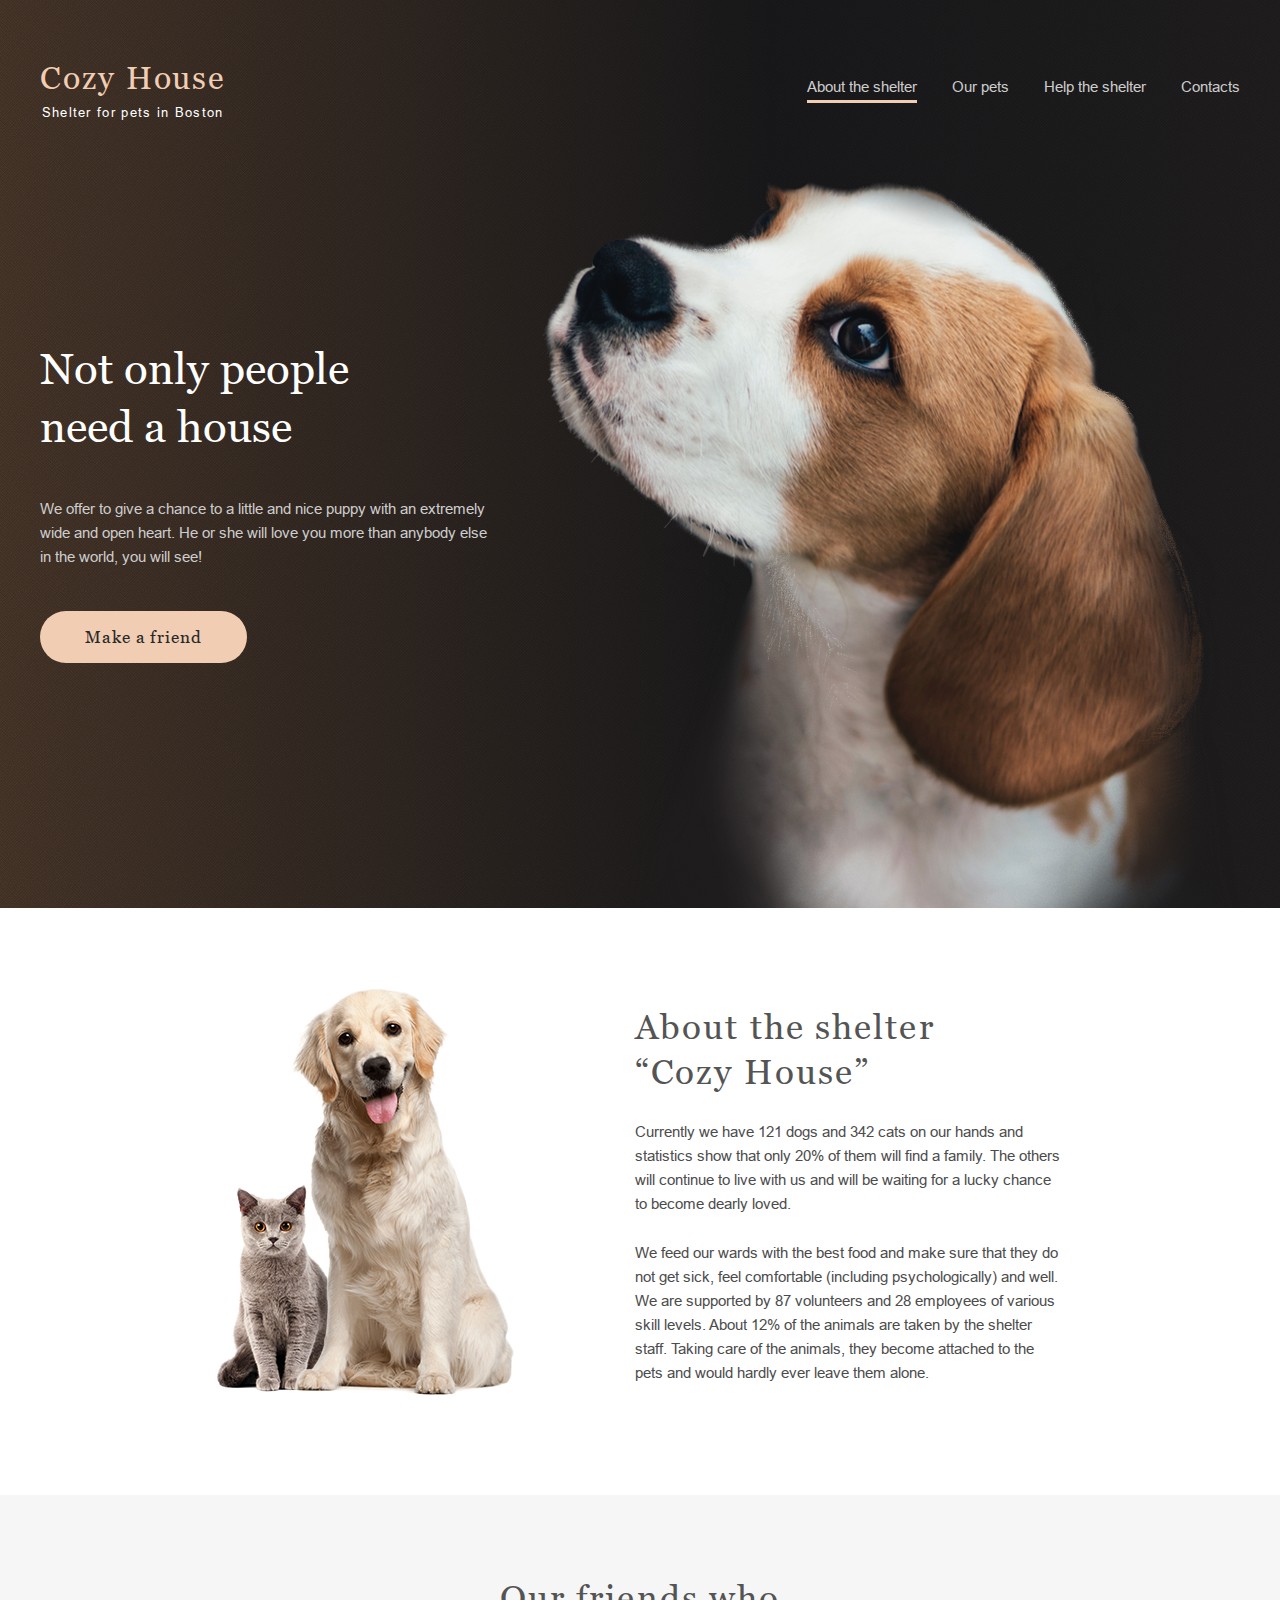
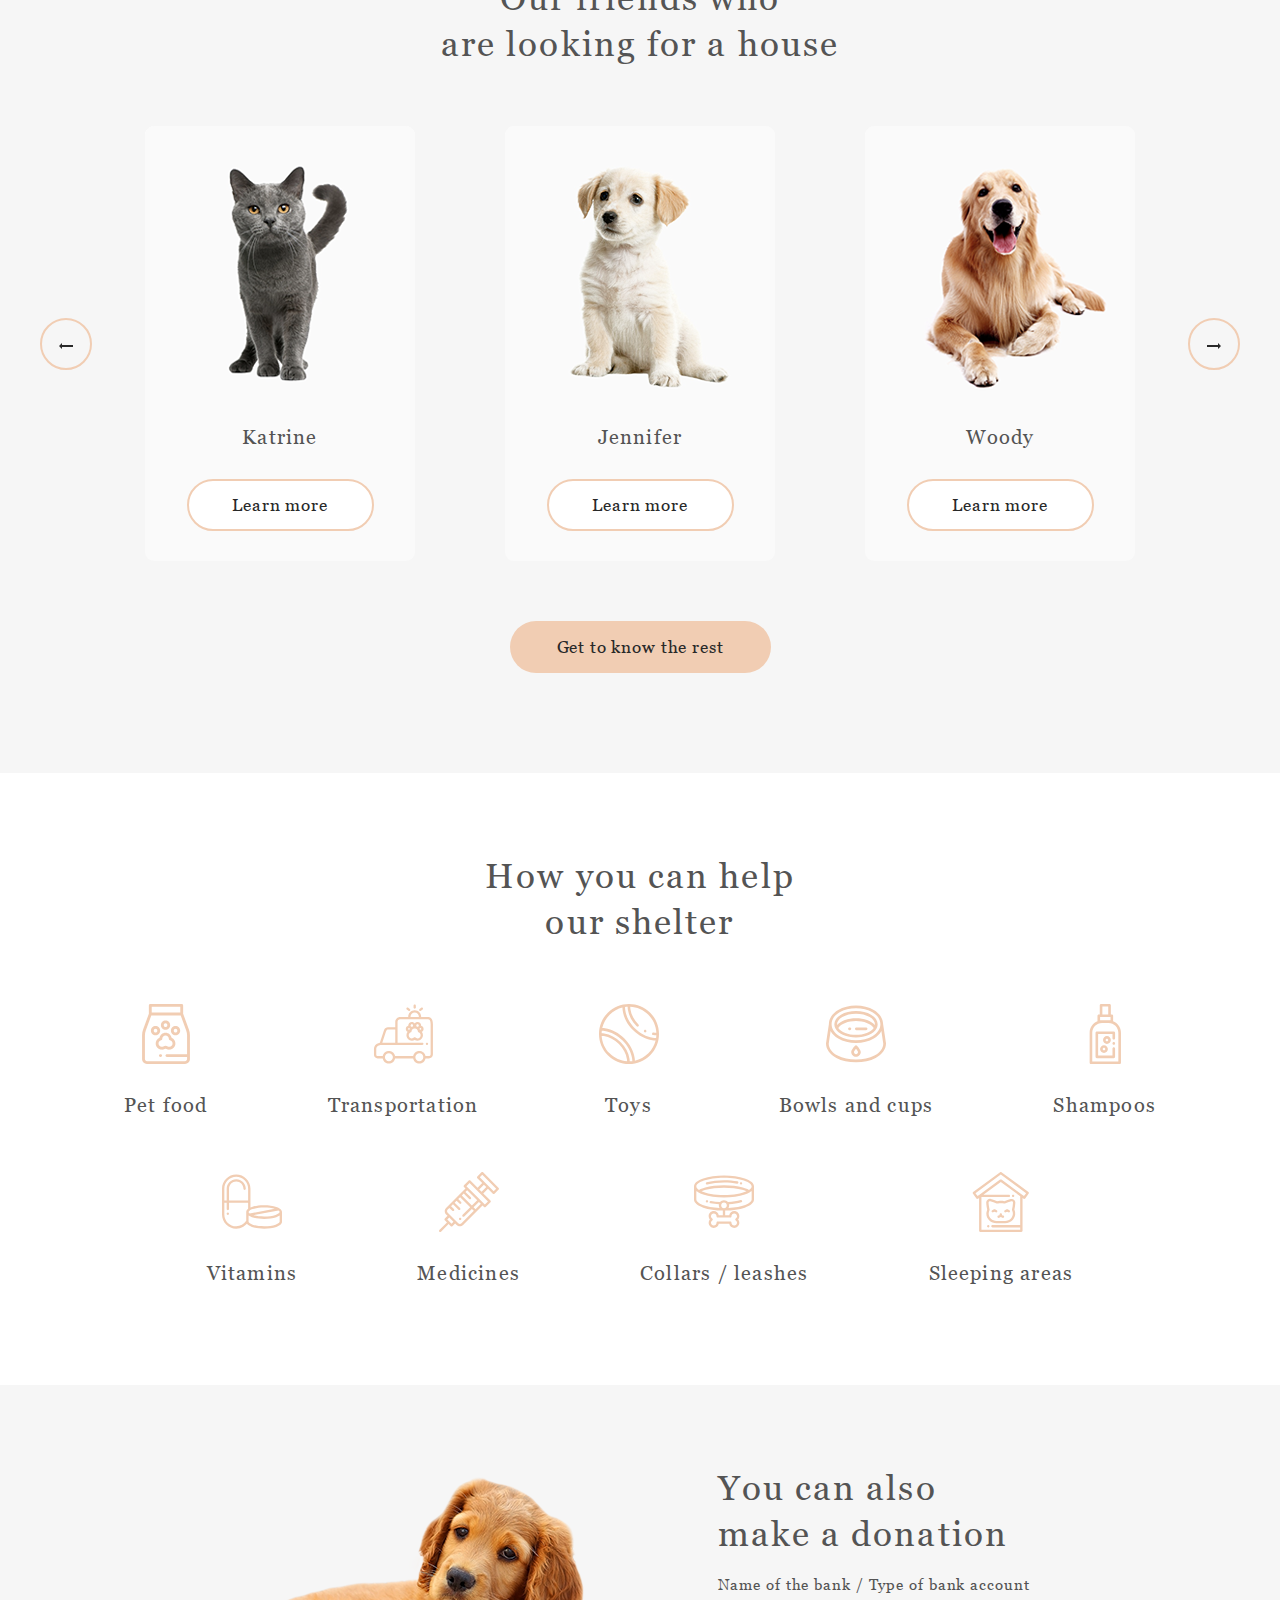
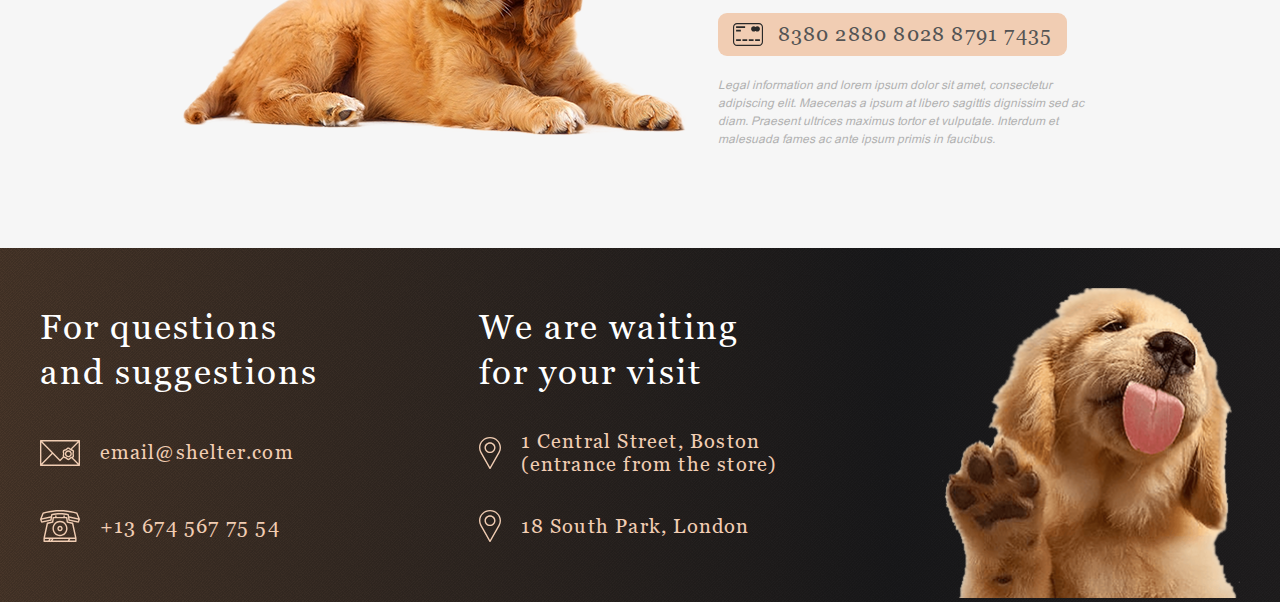
<file: shelter/pages/main/index.html>
<!DOCTYPE html>
<html lang="en">
<head>
    <meta charset="UTF-8">
    <meta http-equiv="X-UA-Compatible" content="IE=edge">
    <meta name="viewport" content="width=device-width, initial-scale=1.0">
    <title>Shelter Cozy House</title>
    <link rel="stylesheet" type="text/css" href="normalize.css">
    <link rel="stylesheet" type="text/css" href="style.css">

  
    <meta name="description" content="Shelter for pets in Boston">
    <meta name="keywords" content="pets, cats, dogs, shelter, adopt a pet, charity">
</head>
<body>
    <div class="start-screen-wrapper">
        <header class="header wrapper">
            <div class="header__logo">
                <h1 class="logo-title"><a href="index.html">Cozy House</a></h1>
                <a href="index.html" class="logo-subtitle">Shelter for pets in Boston<a>
            </div>
            <button class="burger-button">
                <img src="../../assets/icons/burger_button.svg" alt="menu" width="30px">
            </button>

            <nav class="navigation-panel">
                <div class="header__logo burger-logo">
                    <h1 class="logo-title">Cozy House</a></h1>
                    <div class="logo-subtitle">Shelter for pets in Boston</div>
                </div>

                <ul class="main-nav">
                    <li><a href="#" class="nav-link font-link link_active">About the shelter</a></li>
                    <li><a href="../pets/index.html" class="nav-link font-link">Our pets</a></li>
                    <li><a href="#help" class="nav-link font-link">Help the shelter</a></li>
                    <li><a href="#contacts" class="nav-link font-link">Contacts</a></li>
                </ul>
            </nav>
        </header>
        
        <section class="wrapper start-screen">
            <div class="start-screen__content">
                <h2 class="start-screen-title">Not only people need&nbsp;a&nbsp;house</h2>
                <p class="font-text">We offer to give a chance to a little and nice puppy with an extremely wide and open heart. He or she will love you more than anybody else in the world, you will see!</p>
                <button class="btn make-friend-btn"><a class="btn-link" href="#our_pets">Make a friend</a></button>
            </div>
            <div class="start-screen__image">
                <img src="../../assets/images/start_screen_puppy.png" alt="cute puppy">
            </div>
        </section>
    </div>
    <main>
        <section class="about">
            <div class="about-image">
                <img src="../../assets/images/about_pets.png" alt="cat and dog sitting next to each other" width="300px" height="408px">
            </div>
            <div class="about-content">
                <h3 class="about__header font-title">About the shelter <br>“Cozy House”</h3>
                <p class="font-text">Currently we have 121 dogs and 342 cats on our hands and statistics show that only 20% of them will find a family. The others will continue to live with us and will be waiting for a lucky chance to become dearly loved.</p>
                <p class="font-text">We feed our wards with the best food and make sure that they do not get sick, feel comfortable (including psychologically) and well. We are supported by 87 volunteers and 28 employees of various skill levels. About 12% of the animals are taken by the shelter staff. Taking care of the animals, they become attached to the pets and would hardly ever leave them alone.</p>
            </div>
        </section>

        <section class="pets" id="our_pets">
            <div class="wrapper">
                <h3 class="font-title">Our friends who are&nbsp;looking for&nbsp;a&nbsp;house</h3>
                    <div class="pets-slider">
                        <button id="btn-left" class="arrow-btn arrow-back">
                            <svg width="14" height="6" viewBox="0 0 14 6" fill="none" xmlns="http://www.w3.org/2000/svg">
                                <path d="M14 2V4H3V6L0 3L3 0V2H14Z" fill="#292929"/>
                            </svg>                        
                        </button>

                        <div class="slider-container">
                            <div class="slider-track">
                                <div class="items items-left">
                                    <div class="card Sophia" data-name="Sophia">
                                        <img class="pet-photo" src="../../assets/images/sophia.jpg" alt="little Labrador puppy">
                                        <p class="font-title pet-name">Sophia</p>
                                        <button class="btn">Learn more</button>
                                    </div>
                
                                    <div class="card Timmy" data-name="Timmy">
                                        <img class="pet-photo" src="../../assets/images/timmy.png" alt="grown up Golden Retriever">
                                        <p class="font-title pet-name">Timmy</p>
                                        <button class="btn">Learn more</button>
                                    </div>
                
                                    <div class="card Charly" data-name="Charly">
                                        <img class="pet-photo" src="../../assets/images/charly.jpg" alt="grown up Golden Retriever">
                                        <p class="font-title pet-name">Charly</p>
                                        <button class="btn">Learn more</button>
                                    </div>
                                </div>
                                
                                <div class="items items-active">
                                    <div class="card Katrine" data-name="Katrine">
                                        <img class="pet-photo" src="../../assets/images/katrine.png" alt="gray Chartreux breed cat">
                                        <p class="font-title pet-name">Katrine</p>
                                        <button class="btn">Learn more</button>
                                    </div>

                                    <div class="card Jennifer"  data-name="Jennifer">
                                        <img class="pet-photo" src="../../assets/images/jennifer.png" alt="little Labrador puppy">
                                        <p class="font-title pet-name">Jennifer</p>
                                        <button class="btn">Learn more</button>
                                    </div>

                                    <div class="card Woody" data-name="Woody">
                                        <img class="pet-photo" src="../../assets/images/woody.png" alt="grown up Golden Retriever">
                                        <p class="font-title pet-name">Woody</p>
                                        <button class="btn">Learn more</button>
                                    </div> 
                                </div>
                                <div class="items items-right">                        
                                    <div class="card Scarlett" data-name="Scarlett">
                                        <img class="pet-photo" src="../../assets/images/scarlett.png" alt="little Labrador puppy">
                                        <p class="font-title pet-name">Scarlett</p>
                                        <button class="btn">Learn more</button>
                                    </div>
                
                                    <div class="card Freddie" data-name="Freddie">
                                        <img class="pet-photo" src="../../assets/images/freddie.png" alt="grown up Golden Retriever">
                                        <p class="font-title pet-name">Freddie</p>
                                        <button class="btn">Learn more</button>
                                    </div>
                                    
                                    <div class="card Sophia" data-name="Sophia">
                                        <img class="pet-photo" src="../../assets/images/sophia.jpg" alt="little Labrador puppy">
                                        <p class="font-title pet-name">Sophia</p>
                                        <button class="btn">Learn more</button>
                                    </div>
                                </div>
                            </div>
                        </div>
                
                        <button id="btn-right" class="arrow-btn arrow-forward">
                            <svg width="14" height="6" viewBox="0 0 14 6" fill="none" xmlns="http://www.w3.org/2000/svg">
                                <path d="M0 4V2L11 2V0L14 3L11 6V4L0 4Z" fill="#292929"/>
                            </svg>
                        </button>
                    </div>
                <button class="btn open-all-btn"><a class="btn-link" href="../pets/index.html">Get to know the rest</a></button>
            </div>     
        </section>

        <section class="help wrapper" id="help">
            <h3 class="help__header font-title">How you can help our&nbsp;shelter</h3>
                <ul class="font-title help-list">
                    <li class="item">
                        <img src="../../assets/icons/pet_food.svg" width="60px" height="60px" alt="food icon">
                        <p>Pet food</p>
                    </li>
                    <li class="item">
                        <img src="../../assets/icons/transportation.svg" width="60px" height="60px" alt="car icon">
                        <p>Transportation</p>
                    </li>
                    <li class="item">
                        <img src="../../assets/icons/toys.svg" width="60px" height="60px" alt="toys icon">
                        <p>Toys</p>
                    </li>
                    <li class="item">
                        <img src="../../assets/icons/bowls_and_cups.svg" width="60px" height="60px" alt="bowl icon">
                        <p>Bowls and cups</p>
                    </li>
                    <li class="item">
                        <img src="../../assets/icons/shampoos.svg" width="60px" height="60px" alt="shampoo icon">
                        <p>Shampoos</p>
                    </li>
                    <li class="item">
                        <img src="../../assets/icons/vitamins.svg" width="60px" height="60px" alt="vitamin icon">
                        <p>Vitamins</p>
                    </li>
                    <li class="item">
                        <img src="../../assets/icons/medicines.svg" width="60px" height="60px" alt="medicine icon">
                        <p>Medicines</p>
                    </li>
                    <li class="item">
                        <img src="../../assets/icons/collars_or_leashes.svg" width="60px" height="60px" alt="collar icon">
                        <p>Collars &#47; leashes</p>
                    </li>
                    <li class="item">
                        <img src="../../assets/icons/sleeping_area.svg" width="60px" height="60px" alt="sleeping area icon">
                        <p>Sleeping areas</p>
                    </li>
                </ul>
        </section>

        <section class="donation">
            <div class="donation-inner wrapper">
                <div class="donation-image">
                    <img src="../../assets/images/donation_dog.png">
                </div>
                <div class="donation-content">
                    <h3 class="donation__header font-title">You can also make&nbsp;a&nbsp;donation</h3>
                    <p class="font-title bank-account">Name of the bank / Type of bank account</p>
                    <div class="card-number">
                        <svg width="30" height="23" viewBox="0 0 30 23" fill="none" xmlns="http://www.w3.org/2000/svg"><path d="M25.9815 23H4.01915C1.80285 23 0 21.2046 0 19.0001V3.9999C0 1.79421 1.80285 0 4.01915 0H25.9808C28.196 0 30 1.79421 30 3.9999V19.0001C30.0006 21.2052 28.1972 23 25.9815 23ZM4.01915 1.14285C2.43563 1.14285 1.14836 2.42396 1.14836 3.9999V19.0001C1.14836 20.5755 2.43563 21.8571 4.01915 21.8571H25.9808C27.5638 21.8571 28.8516 20.5755 28.8516 19.0001V3.9999C28.8516 2.42396 27.5638 1.14285 25.9808 1.14285H4.01915ZM20.7037 3.35993C22.1363 3.35993 23.2977 4.51532 23.2977 5.94153C23.2977 7.36774 22.1368 8.52376 20.7037 8.52376C19.2706 8.52376 18.1097 7.36783 18.1097 5.94153C18.1097 4.51523 19.2712 3.35993 20.7037 3.35993ZM24.3204 3.35993C25.7529 3.35993 26.9151 4.51532 26.9151 5.94153C26.9151 7.36774 25.7536 8.52376 24.3204 8.52376C22.8873 8.52376 21.7264 7.36783 21.7264 5.94153C21.7264 4.51523 22.8879 3.35993 24.3204 3.35993ZM3.0861 16.3339H7.8683V18.0481H3.0861V16.3339ZM9.43467 16.3339H14.2175V18.0481H9.43467V16.3339ZM15.782 16.3339H20.5659V18.0481H15.782V16.3339ZM22.1305 16.3339H26.9144V18.0481H22.1305V16.3339ZM3.0861 3.36046H12.1263V5.07474H3.0861V3.36046ZM3.0861 6.76208H7.86946V8.47637H3.0861V6.76208Z" fill="#292929"/></svg>  
                        <a class="card-number__link font-title" href="#">8380 2880 8028 8791 7435</a>
                    </div>
                    <p class="font-remark">Legal information and lorem ipsum dolor sit amet, consectetur adipiscing elit. Maecenas a ipsum at libero sagittis dignissim sed ac diam. Praesent ultrices maximus tortor et vulputate. Interdum et malesuada fames ac ante ipsum primis in faucibus.</p>
                </div>
            </div>
        </section>
    </main>
    <footer class="footer" id="contacts">
        <div class="wrapper footer-container">
            <div class="footer-column">
                <h3 class="font-title footer-title">For questions and suggestions</h3>
                <a class="font-title contact-item" href="mailto:email@shelter.com">
                        <img src="../../assets/icons/icon_email.svg" alt="email">
                        email@shelter.com
                </a>
                <a class="font-title contact-item" href="tel:+136745677554">
                        <img src="../../assets/icons/phone.svg" alt="phone">
                        +13 674 567 75 54
                </a>
            </div>
            <div class="footer-column">
                <h3 class="font-title footer-title">We are waiting for your&nbsp;visit</h3>
                <a class="font-title contact-item" href="https://www.google.com/maps/place/1+Centre+St,+Boston,+MA+02130,+%D0%A1%D0%A8%D0%90/@42.3227448,-71.1019048,17z/data=!3m1!4b1!4m5!3m4!1s0x89e379804904c2e1:0xf2288376436c7143!8m2!3d42.3227448!4d-71.0997161" target="_blank">
                        <img src="../../assets/icons/icon_marker.svg" alt="address">
                        1 Central Street, Boston (entrance from the store)
                </a>                  
                <a class="font-title contact-item" href="https://www.google.com/maps/place/South+Park+Court,+18+S+Park+Rd,+London+SW19+8TD,+%D0%92%D0%B5%D0%BB%D0%B8%D0%BA%D0%BE%D0%B1%D1%80%D0%B8%D1%82%D0%B0%D0%BD%D0%B8%D1%8F/@51.4202685,-0.2023686,17z/data=!3m1!4b1!4m9!1m2!2m1!1s18+South+Park,+London+!3m5!1s0x487608baa7401b31:0x18e66d9fcd2f7d77!8m2!3d51.4202685!4d-0.2001799!15sChUxOCBTb3V0aCBQYXJrLCBMb25kb26SARFjb21wb3VuZF9idWlsZGluZw" target="_blank">
                    <img src="../../assets/icons/icon_marker.svg" alt="address">
                    18 South Park, London
                </a>
            </div>
            <div class="footer-image">
                <img src="../../assets/images/footer_puppy.png" alt="puppy licking screen">
            </div>
    </div>
    </footer>

    <!-- === РOP UP LAYOUT === -->
    <div id="pet-card-popup" class="popup">
        <div class="popup__wrapper">
            <button class="popup-close" id="popup-btn">
                <span>
                    <svg width="12" height="12" viewBox="0 0 12 12" fill="none" xmlns="http://www.w3.org/2000/svg">
                    <path fill-rule="evenodd" clip-rule="evenodd" d="M7.42618 6.00003L11.7046 1.72158C12.0985 1.32775 12.0985 0.689213 11.7046 0.295433C11.3108 -0.0984027 10.6723 -0.0984027 10.2785 0.295433L5.99998 4.57394L1.72148 0.295377C1.32765 -0.098459 0.68917 -0.098459 0.295334 0.295377C-0.0984448 0.689213 -0.0984448 1.32775 0.295334 1.72153L4.57383 5.99997L0.295334 10.2785C-0.0984448 10.6723 -0.0984448 11.3108 0.295334 11.7046C0.68917 12.0985 1.32765 12.0985 1.72148 11.7046L5.99998 7.42612L10.2785 11.7046C10.6723 12.0985 11.3108 12.0985 11.7046 11.7046C12.0985 11.3108 12.0985 10.6723 11.7046 10.2785L7.42618 6.00003Z" fill="#292929"/>
                    </svg>
                </span>
            </button>
            <div class="popup__content">
                <div class="popup__content-image">
                    <img src="../../assets/images/jennifer.png" alt="pet-photo">
                </div>
                <div class="popup__content-text">
                    <div class="popup-pet-name font-popup-title">Jennifer</div>
                    <div class="popup-pet-type font-popup-subtitle">Dog - Labrador</div>
                    <div class="popup-pet-description">Jennifer is a sweet 2 months old Labrador that is
                        patiently waiting to find a new forever home. This
                        girl really enjoys being able to go outside to run
                        and play, but won't hesitate to play up a storm in
                        the house if she has all of her favorite toys.
                    </div>
                    <dl class="popup-list">
                        <div>
                            <dt class="font-popup-list_bold"><span class="list-bullet"></span>Age</dt>
                            <dd class="pet-age-parameter">2 months</dd>
                        </div>
                        <div>
                            <dt class="font-popup-list_bold"><span class="list-bullet"></span>Inoculations</dt>
                            <dd class="pet-inoculations-parameter">none</dd>
                        </div>
                        <div>
                            <dt class="font-popup-list_bold"><span class="list-bullet"></span>Diseases</dt>
                            <dd class="pet-diseases-parameter">none</dd>
                        </div>
                        <div>
                            <dt class="font-popup-list_bold"><span class="list-bullet"></span>Parasites</dt>
                            <dd class="pet-parasites-parameter">none</dd>
                        </div>
                    </dl>
                </div>
            </div>
        </div>
    </div>
    <!-- === /РOP UP LAYOUT === -->

<script type="text/javascript" src="burger.js"></script>
<script type="text/javascript" src="carousel.js"></script>
<script type="text/javascript" src="popup.js"></script> 

</body>
</html>
</file>
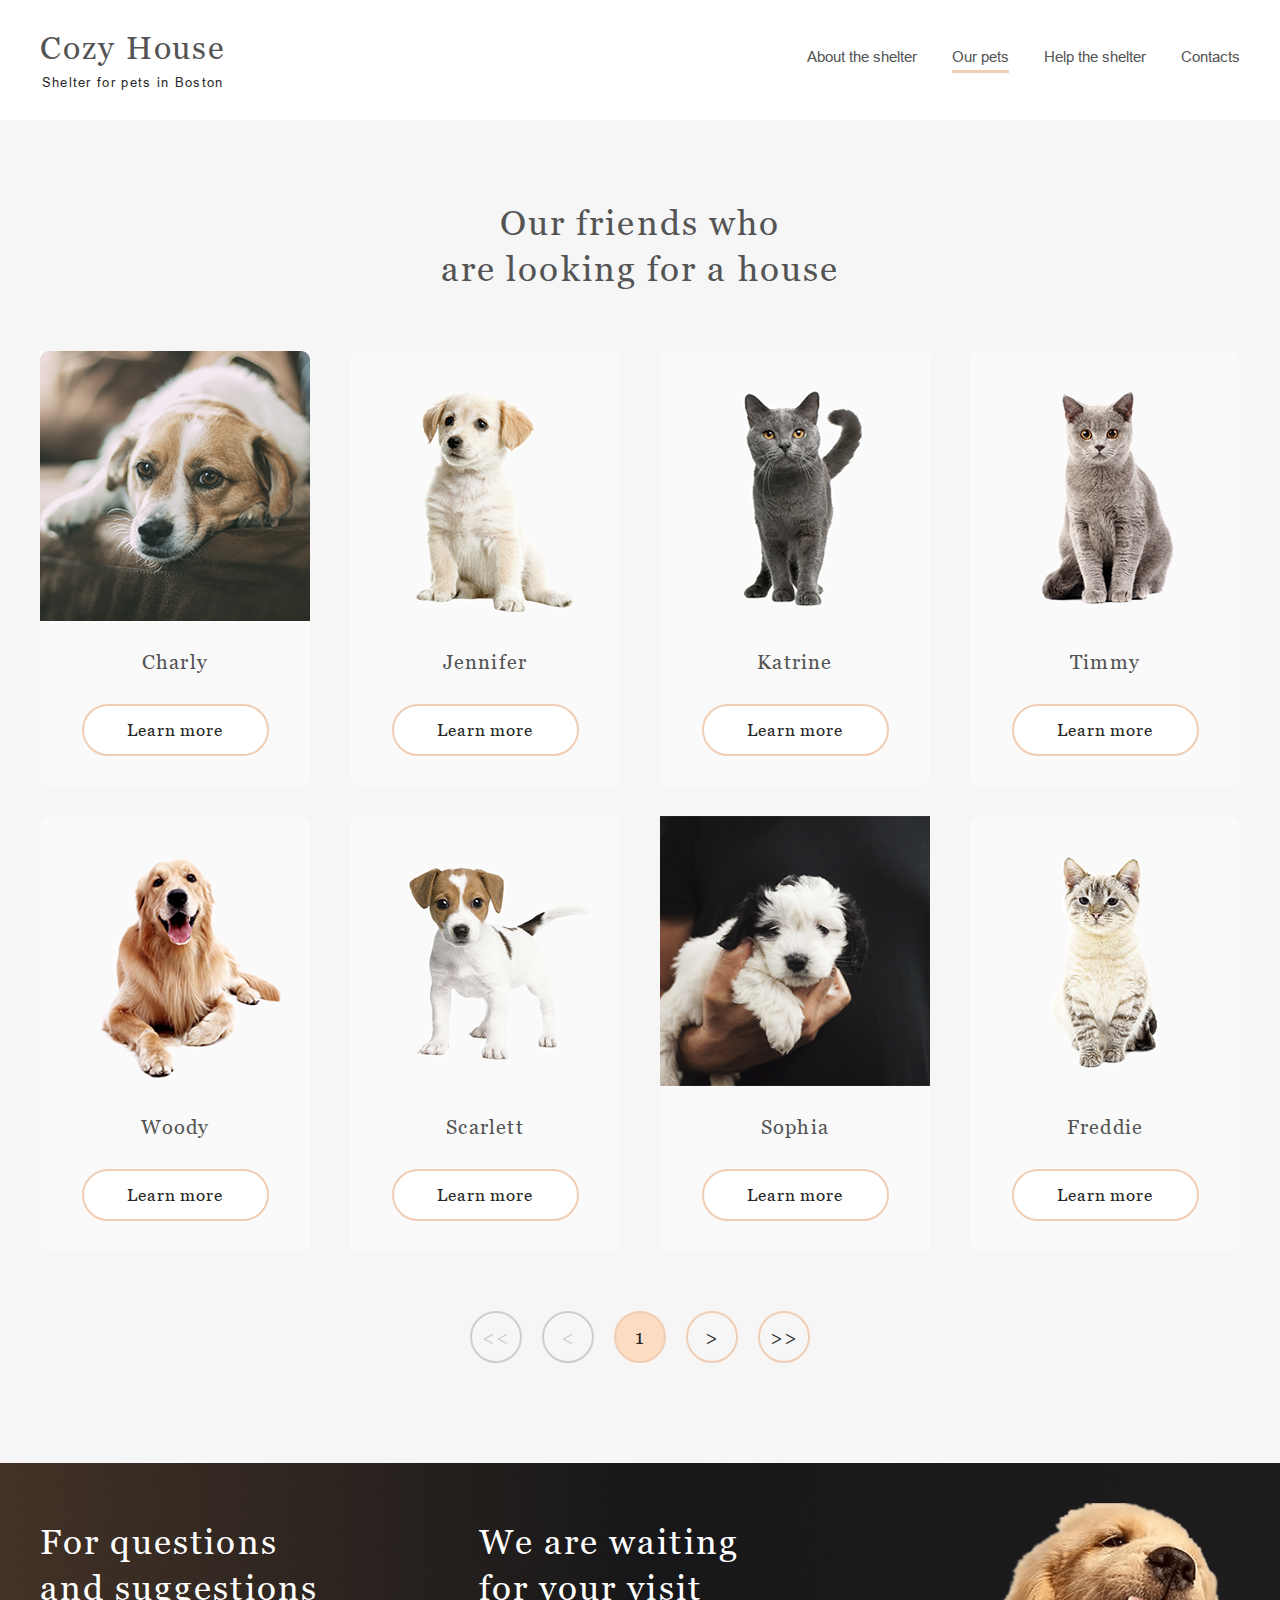
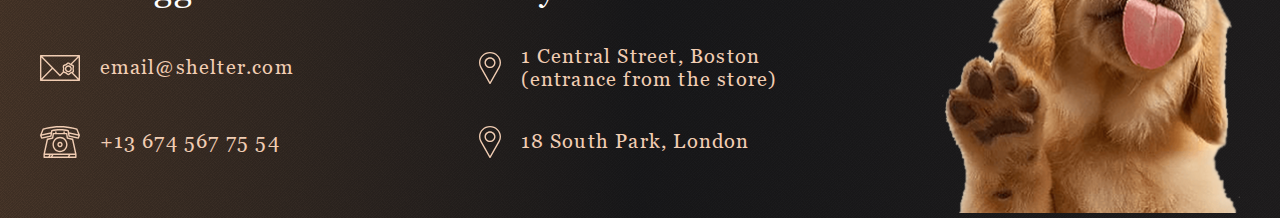
<file: shelter/pages/pets/index.html>
<!DOCTYPE html>
<html lang="en">
<head>
    <meta charset="UTF-8">
    <meta http-equiv="X-UA-Compatible" content="IE=edge">
    <meta name="viewport" content="width=device-width, initial-scale=1.0">
    <title>Our pets</title>
    <link rel="stylesheet" type="text/css" href="normalize.css">
    <link rel="stylesheet" type="text/css" href="style.css">

  
    <meta name="description" content="Take pet from the shelter">
    <meta name="keywords" content="pets, cats, dogs, shelter, adopt a pet, charity">
</head>
<body>
    <header class="header header__wrapper">
        <div class="header_inner">
            <div class="header__logo">
                <h1 class="logo-title"><a href="../main/index.html">Cozy House</a></h1>
                <a href="../main/index.html" class="logo-subtitle">Shelter for pets in Boston<a>
            </div>
            <button class="burger-button">
                <img src="../../assets/icons/burger_button_black.svg" alt="menu" width="30px">
            </button>
            <nav class="navigation-panel">
                <div class="header__logo burger-logo">
                    <h1 class="logo-title">Cozy House</h1>
                    <div class="logo-subtitle">Shelter for pets in Boston</div>
                </div>
                <ul class="main-nav">
                    <li><a href="../main/index.html" class="nav-link font-link">About the shelter</a></li>
                    <li><a href="#" class="nav-link font-link active">Our pets</a></li>
                    <li><a href="../main/index.html#help" class="nav-link font-link">Help the shelter</a></li>
                    <li><a data-scrollto=".footer" href="#contacts" class="nav-link font-link">Contacts</a></li>
                </ul>
               
            </nav>
        </div>
    </header>


    <section class="pets" id="our_pets">
        <h2 class="font-title pets-header">Our friends who are&nbsp;looking for a house</h2>
            <div class="pets-carousel">
                <div class="pets-grid">
                    <div class="card Katrine" data-name="Katrine">
                        <img src="../../assets/images/katrine.png" alt="gray Chartreux breed cat">
                        <p class="font-title pet-name">Katrine</p>
                        <button class="btn">Learn more</button>
                    </div> 
                    
                    <div class="card Jennifer" data-name="Jennifer">
                        <img src="../../assets/images/jennifer.png" alt="little Labrador puppy">
                        <p class="font-title pet-name">Jennifer</p>
                        <button class="btn">Learn more</button>
                    </div>

                    <div class="card Woody" data-name="Woody">
                        <img src="../../assets/images/woody.png" alt="grown up Golden Retriever">
                        <p class="font-title pet-name">Woody</p>
                        <button class="btn">Learn more</button>
                    </div>
                    
                    <div class="card Sophia" data-name="Sophia">
                        <img src="../../assets/images/sophia.jpg" alt="little Labrador puppy">
                        <p class="font-title pet-name">Sophia</p>
                        <button class="btn">Learn more</button>
                    </div>

                    <div class="card Timmy" data-name="Timmy">
                        <img src="../../assets/images/timmy.png" alt="grown up Golden Retriever">
                        <p class="font-title pet-name">Timmy</p>
                        <button class="btn">Learn more</button>
                    </div>

                    <div class="card Charly" data-name="Charly">
                        <img src="../../assets/images/charly.jpg" alt="grown up Golden Retriever">
                        <p class="font-title pet-name">Charly</p>
                        <button class="btn">Learn more</button>
                    </div>
                    
                    <div class="card Scarlett" data-name="Scarlett">
                        <img src="../../assets/images/scarlett.png" alt="little Labrador puppy">
                        <p class="font-title pet-name">Scarlett</p>
                        <button class="btn">Learn more</button>
                    </div>

                    <div class="card Freddie" data-name="Freddie">
                        <img src="../../assets/images/freddie.png" alt="grown up Golden Retriever">
                        <p class="font-title pet-name">Freddie</p>
                        <button class="btn">Learn more</button>
                    </div>
                </div>   
            </div>

            <div class="pagination-panel">
                <button class="slide-btn disabled btn-first-page">&lt;&lt;</button>
                <button class="slide-btn disabled btn-back">&lt;</button>
                <button class="slide-btn current-page">1</button>
                <button class="slide-btn btn-forward">&gt;</button>
                <button class="slide-btn btn-last-page">&gt;&gt;</button>
            </div>
    </section>

    <footer class="footer" id="contacts">
        <div class="wrapper footer-container">
            <div class="footer-column">
                <h3 class="font-title footer-title">For questions and suggestions</h3>
                <a class="font-title contact-item" href="mailto:email@shelter.com">
                        <img src="../../assets/icons/icon_email.svg" alt="email">
                        email@shelter.com
                </a>
                <a class="font-title contact-item" href="tel:+136745677554">
                        <img src="../../assets/icons/phone.svg" alt="phone">
                        +13 674 567 75 54
                </a>
            </div>
            <div class="footer-column">
                <h3 class="font-title footer-title">We are waiting for your&nbsp;visit</h3>
                <a class="font-title contact-item" href="https://www.google.com/maps/place/1+Centre+St,+Boston,+MA+02130,+%D0%A1%D0%A8%D0%90/@42.3227448,-71.1019048,17z/data=!3m1!4b1!4m5!3m4!1s0x89e379804904c2e1:0xf2288376436c7143!8m2!3d42.3227448!4d-71.0997161" target="_blank">
                        <img src="../../assets/icons/icon_marker.svg" alt="address">
                        1 Central Street, Boston (entrance from the store)
                </a>                  
                <a class="font-title contact-item" href="https://www.google.com/maps/place/South+Park+Court,+18+S+Park+Rd,+London+SW19+8TD,+%D0%92%D0%B5%D0%BB%D0%B8%D0%BA%D0%BE%D0%B1%D1%80%D0%B8%D1%82%D0%B0%D0%BD%D0%B8%D1%8F/@51.4202685,-0.2023686,17z/data=!3m1!4b1!4m9!1m2!2m1!1s18+South+Park,+London+!3m5!1s0x487608baa7401b31:0x18e66d9fcd2f7d77!8m2!3d51.4202685!4d-0.2001799!15sChUxOCBTb3V0aCBQYXJrLCBMb25kb26SARFjb21wb3VuZF9idWlsZGluZw" target="_blank">
                    <img src="../../assets/icons/icon_marker.svg" alt="address">
                    18 South Park, London
                </a>
            </div>
            <div class="footer-image">
                <img src="../../assets/images/footer_puppy.png" alt="puppy licking screen">
            </div>
    </div>
    </footer>

        <!-- === РOP UP LAYOUT === -->
        <div id="pet-card-popup" class="popup">
            <div class="popup__wrapper">
                <button class="popup-close" id="popup-btn">
                    <span>
                        <svg width="12" height="12" viewBox="0 0 12 12" fill="none" xmlns="http://www.w3.org/2000/svg">
                        <path fill-rule="evenodd" clip-rule="evenodd" d="M7.42618 6.00003L11.7046 1.72158C12.0985 1.32775 12.0985 0.689213 11.7046 0.295433C11.3108 -0.0984027 10.6723 -0.0984027 10.2785 0.295433L5.99998 4.57394L1.72148 0.295377C1.32765 -0.098459 0.68917 -0.098459 0.295334 0.295377C-0.0984448 0.689213 -0.0984448 1.32775 0.295334 1.72153L4.57383 5.99997L0.295334 10.2785C-0.0984448 10.6723 -0.0984448 11.3108 0.295334 11.7046C0.68917 12.0985 1.32765 12.0985 1.72148 11.7046L5.99998 7.42612L10.2785 11.7046C10.6723 12.0985 11.3108 12.0985 11.7046 11.7046C12.0985 11.3108 12.0985 10.6723 11.7046 10.2785L7.42618 6.00003Z" fill="#292929"/>
                        </svg>
                    </span>
                </button>
                <div class="popup__content">
                    <div class="popup__content-image">
                        <img src="../../assets/images/jennifer.png" alt="pet-photo">
                    </div>
                    <div class="popup__content-text">
                        <div class="popup-pet-name font-popup-title">Jennifer</div>
                        <div class="popup-pet-type font-popup-subtitle">Dog - Labrador</div>
                        <div class="popup-pet-description">Jennifer is a sweet 2 months old Labrador that is
                            patiently waiting to find a new forever home. This
                            girl really enjoys being able to go outside to run
                            and play, but won't hesitate to play up a storm in
                            the house if she has all of her favorite toys.
                        </div>
                        <dl class="popup-list">
                            <div>
                                <dt class="font-popup-list_bold"><span class="list-bullet"></span>Age</dt>
                                <dd class="pet-age-parameter">2 months</dd>
                            </div>
                            <div>
                                <dt class="font-popup-list_bold"><span class="list-bullet"></span>Inoculations</dt>
                                <dd class="pet-inoculations-parameter">none</dd>
                            </div>
                            <div>
                                <dt class="font-popup-list_bold"><span class="list-bullet"></span>Diseases</dt>
                                <dd class="pet-diseases-parameter">none</dd>
                            </div>
                            <div>
                                <dt class="font-popup-list_bold"><span class="list-bullet"></span>Parasites</dt>
                                <dd class="pet-parasites-parameter">none</dd>
                            </div>
                        </dl>
                    </div>
                </div>
            </div>
        </div>
        <!-- === /РOP UP LAYOUT === -->

    <script type="text/javascript" src="burger.js"></script>
    <script type="text/javascript" src="popup.js"></script> 
    <script type="text/javascript" src="pagination.js"></script>
</body>
</html>
</file>
<file: shelter/pages/main/style.css>
@font-face {
  font-family: "Arial";
  font-style: normal;
  font-weight: 400;
  src: url("../../assets/fonts/arial/arial-regular.ttf");
}

@font-face {
  font-family: "Georgia";
  font-style: normal;
  font-weight: 400;
  src: url("../../assets/fonts/georgia/georgia-regular.ttf");
}

.font-link,
.font-text {
  font-family: "Arial", sans-serif;
  font-weight: 400;
  font-size: 15px;
  line-height: 160%;
}

.font-title {
  font-family: "Georgia";
  font-weight: 400;
  font-size: 35px;
  line-height: 130%;
  letter-spacing: 0.06em;
  color: #545454;
}

.font-remark {
  font-family: "Arial", sans-serif;
  font-style: italic;
  font-weight: 400;
  font-size: 12px;
  line-height: 18px;
  color: #B2B2B2;
}

body {
  margin: 0;
}

h1, h2, h3, p {
  margin: 0;
  padding: 0;
}

ul {
  margin: 0;
  padding: 0;
  list-style: none;
}

a {
  text-decoration: none;
}

.wrapper {
  max-width: 1260px;
  -webkit-box-sizing: border-box;
          box-sizing: border-box;
  margin: 0 auto;
  padding: 0 30px;
}

.btn {
  display: -webkit-box;
  display: -ms-flexbox;
  display: flex;
  -webkit-box-orient: vertical;
  -webkit-box-direction: normal;
      -ms-flex-direction: column;
          flex-direction: column;
  -webkit-box-align: center;
      -ms-flex-align: center;
          align-items: center;
  -webkit-box-pack: center;
      -ms-flex-pack: center;
          justify-content: center;
  padding: 15px 43px;
  border-radius: 100px;
  font-family: "Georgia", serif;
  font-weight: 400;
  font-size: 17px;
  line-height: 130%;
  letter-spacing: 0.05em;
  color: #292929;
}

.btn:hover {
  cursor: pointer;
  background-color: #FDDCC4;
}

.header {
  display: -webkit-box;
  display: -ms-flexbox;
  display: flex;
  -webkit-box-pack: justify;
      -ms-flex-pack: justify;
          justify-content: space-between;
  padding-top: 60px;
}

.header__logo {
  display: -webkit-box;
  display: -ms-flexbox;
  display: flex;
  -webkit-box-orient: vertical;
  -webkit-box-direction: normal;
      -ms-flex-direction: column;
          flex-direction: column;
  -webkit-box-align: center;
      -ms-flex-align: center;
          align-items: center;
}

.burger-logo {
  display: none;
}

.logo-title {
  font-family: "Georgia", serif;
  font-weight: 400;
  font-size: 32px;
  line-height: 35px;
  margin-bottom: 10px;
  color: #F1CDB3;
}

.logo-title a {
  color: #F1CDB3;
  letter-spacing: 0.06em;
  padding-bottom: 10px;
}

.logo-subtitle {
  font-family: "Arial", sans-serif;
  font-weight: 400;
  font-size: 13px;
  line-height: 15px;
  letter-spacing: 0.1em;
  color: #FFFFFF;
}

.main-nav {
  display: -webkit-box;
  display: -ms-flexbox;
  display: flex;
  margin-top: 15px;
}

.nav-link {
  color: #CDCDCD;
  margin-left: 35px;
  padding: 5px 0;
}

.nav-link:hover {
  color: #FAFAFA;
}

.link_active {
  border-bottom: 3px solid #F1CDB3;
}

.burger-button {
  display: none;
}

.start-screen-wrapper {
  background: URL("../../assets/images/noise_transparent.png"), -webkit-gradient(linear, left top, right top, from(#49372a), color-stop(60%, #1A1A1C), to(#211F20));
  background: URL("../../assets/images/noise_transparent.png"), linear-gradient(to right, #49372a 0%, #1A1A1C 60%, #211F20 100%);
  overflow: hidden;
}

.start-screen {
  display: -webkit-box;
  display: -ms-flexbox;
  display: flex;
  -webkit-box-pack: justify;
      -ms-flex-pack: justify;
          justify-content: space-between;
}

.start-screen__content {
  max-width: 460px;
  display: -webkit-box;
  display: -ms-flexbox;
  display: flex;
  -webkit-box-orient: vertical;
  -webkit-box-direction: normal;
      -ms-flex-direction: column;
          flex-direction: column;
  -webkit-box-pack: center;
      -ms-flex-pack: center;
          justify-content: center;
}

.start-screen__content p {
  color: #CDCDCD;
  margin: 42px 0;
}

.start-screen__image {
  margin-top: 60px;
}

.start-screen__image img {
  vertical-align: bottom;
}

.start-screen-title {
  font-family: "Georgia";
  font-style: normal;
  font-weight: 400;
  font-size: 44px;
  line-height: 130%;
  color: #FFFFFF;
  max-width: 310px;
}

.make-friend-btn {
  width: 207px;
  height: 52px;
  background-color: #F1CDB3;
  border: none;
  margin-bottom: 25px;
}

.btn-link {
  font-family: "Georgia", serif;
  font-weight: 400;
  font-size: 17px;
  line-height: 22px;
  letter-spacing: 0.05em;
  color: #292929;
}

.about {
  display: -webkit-box;
  display: -ms-flexbox;
  display: flex;
  -webkit-box-pack: center;
      -ms-flex-pack: center;
          justify-content: center;
  gap: 120px;
  padding: 80px 0 95px;
}

.about-content {
  max-width: 430px;
  display: -webkit-box;
  display: -ms-flexbox;
  display: flex;
  -webkit-box-orient: vertical;
  -webkit-box-direction: normal;
      -ms-flex-direction: column;
          flex-direction: column;
  -webkit-box-pack: center;
      -ms-flex-pack: center;
          justify-content: center;
  row-gap: 25px;
}

.about-content p {
  color: #4C4C4C;
}

.pets {
  background-color: #F6F6F6;
  padding: 80px 0 100px;
}

.pets h3 {
  max-width: 400px;
  text-align: center;
  margin-bottom: 60px;
  margin-left: auto;
  margin-right: auto;
}

.pets-slider {
  display: -webkit-box;
  display: -ms-flexbox;
  display: flex;
  -webkit-box-align: center;
      -ms-flex-align: center;
          align-items: center;
  -webkit-box-pack: center;
      -ms-flex-pack: center;
          justify-content: center;
  -webkit-column-gap: 53px;
          column-gap: 53px;
}

.slider-container {
  max-width: 990px;
  overflow: hidden;
}

.slider-track {
  display: -webkit-box;
  display: -ms-flexbox;
  display: flex;
  gap: 90px;
  position: relative;
  left: -1080px;
}

.items {
  display: -webkit-box;
  display: -ms-flexbox;
  display: flex;
  -webkit-column-gap: 90px;
          column-gap: 90px;
}

.card {
  min-width: 270px;
  display: -webkit-box;
  display: -ms-flexbox;
  display: flex;
  -webkit-box-orient: vertical;
  -webkit-box-direction: normal;
      -ms-flex-direction: column;
          flex-direction: column;
  -webkit-box-align: center;
      -ms-flex-align: center;
          align-items: center;
  -webkit-box-pack: center;
      -ms-flex-pack: center;
          justify-content: center;
  row-gap: 30px;
  background-color: #FAFAFA;
  border-radius: 9px;
  padding-bottom: 30px;
  -webkit-box-sizing: border-box;
          box-sizing: border-box;
}

.card img {
  vertical-align: bottom;
  border-radius: 9px;
}

.card:hover {
  cursor: pointer;
  background-color: #FFFFFF;
}

.card:hover .btn {
  background-color: #FDDCC4;
}

.card .btn {
  width: 187px;
  height: 52px;
  border: 2px solid #F1CDB3;
  background-color: #FFFFFF;
}

.pet-name {
  font-size: 20px;
  line-height: 23px;
}

.open-all-btn {
  width: 261px;
  height: 52px;
  background-color: #F1CDB3;
  border: none;
  margin-top: 60px;
  display: block;
  margin-left: auto;
  margin-right: auto;
}

.arrow-btn {
  min-width: 52px;
  min-height: 52px;
  color: #292929;
  border: 2px solid #F1CDB3;
  background-color: #F6F6F6;
  -webkit-box-sizing: border-box;
          box-sizing: border-box;
  border-radius: 100px;
}

.arrow-btn:hover {
  background-color: #FDDCC4;
  cursor: pointer;
}

.help {
  padding: 80px 30px 100px;
  display: -webkit-box;
  display: -ms-flexbox;
  display: flex;
  -webkit-box-orient: vertical;
  -webkit-box-direction: normal;
      -ms-flex-direction: column;
          flex-direction: column;
  -webkit-box-pack: center;
      -ms-flex-pack: center;
          justify-content: center;
  -webkit-box-align: center;
      -ms-flex-align: center;
          align-items: center;
}

.help__header {
  max-width: 310px;
  text-align: center;
  margin-bottom: 60px;
}

.help-list {
  display: -webkit-box;
  display: -ms-flexbox;
  display: flex;
  -ms-flex-wrap: wrap;
      flex-wrap: wrap;
  -webkit-box-pack: center;
      -ms-flex-pack: center;
          justify-content: center;
  row-gap: 55px;
  -webkit-column-gap: 120px;
          column-gap: 120px;
}

.item {
  display: -webkit-box;
  display: -ms-flexbox;
  display: flex;
  -webkit-box-orient: vertical;
  -webkit-box-direction: normal;
      -ms-flex-direction: column;
          flex-direction: column;
  -webkit-box-pack: center;
      -ms-flex-pack: center;
          justify-content: center;
  -webkit-box-align: center;
      -ms-flex-align: center;
          align-items: center;
}

.item p {
  margin-top: 30px;
  font-size: 20px;
  line-height: 115%;
  color: #545454;
  letter-spacing: 0.06em;
  text-align: center;
}

.donation {
  background-color: #F6F6F6;
  padding-top: 80px;
  padding-bottom: 100px;
}

.donation-inner {
  display: -webkit-box;
  display: -ms-flexbox;
  display: flex;
  -webkit-box-pack: center;
      -ms-flex-pack: center;
          justify-content: center;
  -webkit-box-align: center;
      -ms-flex-align: center;
          align-items: center;
  gap: 30px;
}

.donation-image img {
  vertical-align: bottom;
}

.donation-content {
  max-width: 380px;
  display: -webkit-box;
  display: -ms-flexbox;
  display: flex;
  -webkit-box-orient: vertical;
  -webkit-box-direction: normal;
      -ms-flex-direction: column;
          flex-direction: column;
  gap: 20px;
}

.bank-account {
  font-size: 15px;
  line-height: 110%;
}

.card-number {
  display: -webkit-box;
  display: -ms-flexbox;
  display: flex;
  -webkit-box-align: center;
      -ms-flex-align: center;
          align-items: center;
  -webkit-box-pack: center;
      -ms-flex-pack: center;
          justify-content: center;
  gap: 15px;
  background-color: #F1CDB3;
  border-radius: 9px;
  padding: 10px 15px;
  width: -webkit-max-content;
  width: -moz-max-content;
  width: max-content;
}

.card-number:hover {
  background-color: #FDDCC4;
}

.card-number__link {
  font-size: 20px;
  line-height: 115%;
}

.footer {
  background: URL("../../assets/images/noise_transparent.png"), -webkit-gradient(linear, left top, right top, from(#49372a), color-stop(70%, #1A1A1C), to(#211F20));
  background: URL("../../assets/images/noise_transparent.png"), linear-gradient(to right, #49372a 0%, #1A1A1C 70%, #211F20 100%);
}

.footer-title {
  color: #FFFFFF;
}

.footer-container {
  display: -ms-grid;
  display: grid;
  -ms-grid-columns: 279px 302px 300px;
      grid-template-columns: 279px 302px 300px;
  -webkit-box-pack: center;
      -ms-flex-pack: center;
          justify-content: center;
  -webkit-column-gap: 160px;
          column-gap: 160px;
}

.footer-column {
  display: -webkit-box;
  display: -ms-flexbox;
  display: flex;
  -webkit-box-orient: vertical;
  -webkit-box-direction: normal;
      -ms-flex-direction: column;
          flex-direction: column;
  -webkit-box-pack: justify;
      -ms-flex-pack: justify;
          justify-content: space-between;
  -webkit-box-align: start;
      -ms-flex-align: start;
          align-items: flex-start;
  padding: 56px 0 60px;
}

.footer-column:nth-child(2) {
  width: 302px;
}

.contact-item {
  display: -webkit-box;
  display: -ms-flexbox;
  display: flex;
  gap: 20px;
  -webkit-box-align: center;
      -ms-flex-align: center;
          align-items: center;
  font-size: 20px;
  line-height: 115%;
  color: #F1CDB3;
}

.footer-image {
  padding-top: 40px;
  vertical-align: bottom;
}

@-webkit-keyframes move-left {
  from {
    left: -1080px;
  }
  to {
    left: 0px;
  }
}

@keyframes move-left {
  from {
    left: -1080px;
  }
  to {
    left: 0px;
  }
}

.transition-left {
  -webkit-animation-name: move-left;
          animation-name: move-left;
  -webkit-animation-duration: 1s;
          animation-duration: 1s;
}

@-webkit-keyframes move-right {
  from {
    left: -1080px;
  }
  to {
    left: -2160px;
  }
}

@keyframes move-right {
  from {
    left: -1080px;
  }
  to {
    left: -2160px;
  }
}

.transition-right {
  -webkit-animation-name: move-right;
          animation-name: move-right;
  -webkit-animation-duration: 1s;
          animation-duration: 1s;
}

@media only screen and (max-width: 1279px) and (min-width: 768px) {
  .header {
    padding: 30px 30px 0;
  }
  .start-screen {
    -webkit-box-orient: vertical;
    -webkit-box-direction: normal;
        -ms-flex-direction: column;
            flex-direction: column;
    -webkit-box-align: center;
        -ms-flex-align: center;
            align-items: center;
    margin-top: 60px;
  }
  .start-screen__image {
    -ms-flex-item-align: end;
        align-self: flex-end;
    margin-top: 100px;
  }
  .start-screen__image img {
    width: 569px;
  }
  .make-friend-btn {
    margin: 0 auto;
  }
  .about {
    -webkit-box-orient: vertical;
    -webkit-box-direction: reverse;
        -ms-flex-direction: column-reverse;
            flex-direction: column-reverse;
    -webkit-box-align: center;
        -ms-flex-align: center;
            align-items: center;
    gap: 80px;
  }
  .pets-slider {
    gap: 12px;
  }
  .slider-container {
    min-width: 580px;
    max-width: 580px;
    gap: 40px;
  }
  .slider-track {
    gap: 40px;
    left: -620px;
  }
  .items {
    display: -webkit-box;
    display: -ms-flexbox;
    display: flex;
    gap: 40px;
  }
  .items .card:last-child {
    display: none;
  }
  .help-list {
    display: -ms-grid;
    display: grid;
    -ms-grid-columns: (1fr)[3];
        grid-template-columns: repeat(3, 1fr);
    -webkit-column-gap: 60px;
            column-gap: 60px;
  }
  .help-list .item {
    width: 170px;
  }
  .donation-inner {
    -webkit-box-orient: vertical;
    -webkit-box-direction: reverse;
        -ms-flex-direction: column-reverse;
            flex-direction: column-reverse;
    gap: 60px;
  }
  .footer {
    height: 610px;
    overflow: hidden;
    padding-top: 30px;
    padding-bottom: 0;
  }
  .footer-container {
    display: -ms-grid;
    display: grid;
    -ms-grid-columns: 279px 302px;
        grid-template-columns: 279px 302px;
    -ms-grid-rows: 234px 310px;
        grid-template-rows: 234px 310px;
    -webkit-column-gap: 60px;
            column-gap: 60px;
    row-gap: 65px;
  }
  .footer-image {
    grid-column: span 2;
    -ms-grid-column-align: center;
        justify-self: center;
    padding: 0;
  }
  .footer-column {
    padding: 0;
  }
  @-webkit-keyframes move-left {
    from {
      left: -620px;
    }
    to {
      left: 0px;
    }
  }
  @keyframes move-left {
    from {
      left: -620px;
    }
    to {
      left: 0px;
    }
  }
  @-webkit-keyframes move-right {
    from {
      left: -620px;
    }
    to {
      left: -1240px;
    }
  }
  @keyframes move-right {
    from {
      left: -620px;
    }
    to {
      left: -1240px;
    }
  }
}

@media only screen and (max-width: 767px) {
  .wrapper {
    padding: 0 10px;
  }
  .header {
    padding-top: 30px;
  }
  .start-screen {
    -webkit-box-orient: vertical;
    -webkit-box-direction: normal;
        -ms-flex-direction: column;
            flex-direction: column;
    -webkit-box-align: center;
        -ms-flex-align: center;
            align-items: center;
  }
  .start-screen__content {
    margin-top: 60px;
    -webkit-box-align: center;
        -ms-flex-align: center;
            align-items: center;
    text-align: center;
  }
  .start-screen-title {
    font-size: 25px;
    letter-spacing: 0.06em;
  }
  .start-screen__image {
    -ms-flex-item-align: end;
        align-self: flex-end;
    margin-top: 80px;
  }
  .start-screen__image img {
    max-width: 260px;
    vertical-align: bottom;
  }
  .about {
    -webkit-box-orient: vertical;
    -webkit-box-direction: reverse;
        -ms-flex-direction: column-reverse;
            flex-direction: column-reverse;
    -webkit-box-align: center;
        -ms-flex-align: center;
            align-items: center;
    gap: 42px;
    padding: 42px 25px;
  }
  .about-content {
    text-align: justify;
    row-gap: 22px;
  }
  .about-content .about__header {
    text-align: center;
    font-size: 25px;
    margin-bottom: 3px;
  }
  .about-image img {
    width: 260px;
    height: auto;
    vertical-align: bottom;
  }
  .pets {
    padding: 42px 0;
  }
  .pets h3 {
    font-size: 25px;
    margin-bottom: 42px;
  }
  .pets-slider {
    position: relative;
  }
  .slider-container {
    min-width: 270px;
    max-width: 270px;
  }
  .slider-track {
    gap: 40px;
    left: -310px;
  }
  .items {
    display: -webkit-box;
    display: -ms-flexbox;
    display: flex;
    gap: 40px;
  }
  .items .card:nth-child(2) {
    display: none;
  }
  .items .card:last-child {
    display: none;
  }
  .arrow-back {
    position: absolute;
    bottom: -72px;
    left: calc(50% - 90px);
  }
  .arrow-forward {
    position: absolute;
    bottom: -72px;
    right: calc(50% - 90px);
  }
  .open-all-btn {
    margin-top: 114px;
  }
  .help {
    padding: 42px 10px;
  }
  .help__header {
    font-size: 25px;
  }
  .help-list {
    display: -ms-grid;
    display: grid;
    -ms-grid-columns: (130px)[2];
        grid-template-columns: repeat(2, 130px);
    gap: 30px;
  }
  .help-list .item img {
    max-width: 50px;
    max-height: 50px;
  }
  .help-list .item p {
    font-size: 15px;
    margin-top: 20px;
  }
  .help__header {
    margin-bottom: 42px;
  }
  .donation {
    padding: 42px 20px;
  }
  .donation-inner {
    -webkit-box-orient: vertical;
    -webkit-box-direction: reverse;
        -ms-flex-direction: column-reverse;
            flex-direction: column-reverse;
    -webkit-box-pack: center;
        -ms-flex-pack: center;
            justify-content: center;
    -webkit-box-align: center;
        -ms-flex-align: center;
            align-items: center;
    gap: 42px;
  }
  .donation-content {
    -webkit-box-pack: center;
        -ms-flex-pack: center;
            justify-content: center;
    -webkit-box-align: center;
        -ms-flex-align: center;
            align-items: center;
  }
  .donation__header {
    font-size: 25px;
    text-align: center;
  }
  .font-remark {
    size: 12px;
    text-align: justify;
  }
  .donation-image img {
    max-width: 260px;
  }
  .card-number__link {
    font-size: 15px;
  }
  .bank-account {
    letter-spacing: normal;
  }
  .footer-container {
    display: -webkit-box;
    display: -ms-flexbox;
    display: flex;
    -webkit-box-orient: vertical;
    -webkit-box-direction: normal;
        -ms-flex-direction: column;
            flex-direction: column;
    -webkit-box-align: center;
        -ms-flex-align: center;
            align-items: center;
    gap: 40px;
    padding: 30px 10px 0;
  }
  .footer-column {
    max-width: 300px;
    -webkit-box-align: center;
        -ms-flex-align: center;
            align-items: center;
    text-align: center;
    padding: 0;
    gap: 40px;
  }
  .footer-title {
    font-size: 25px;
  }
  .footer-image img {
    width: 260px;
  }
  .footer-image {
    padding-top: 0;
  }
  @-webkit-keyframes move-left {
    from {
      left: -310px;
    }
    to {
      left: 0px;
    }
  }
  @keyframes move-left {
    from {
      left: -310px;
    }
    to {
      left: 0px;
    }
  }
  @-webkit-keyframes move-right {
    from {
      left: -310px;
    }
    to {
      left: -620px;
    }
  }
  @keyframes move-right {
    from {
      left: -310px;
    }
    to {
      left: -620px;
    }
  }
  .burger-button {
    display: block;
    background-color: transparent;
    border: none;
    position: absolute;
    top: 45px;
    right: 50px;
    z-index: 5;
    -webkit-transition: .5s ease-out;
    transition: .5s ease-out;
  }
  .burger-button:hover {
    cursor: pointer;
  }
  .burger-button_active {
    -webkit-transform: rotate(-90deg);
            transform: rotate(-90deg);
  }
  .burger-logo {
    display: block;
    position: fixed;
    top: 30px;
    z-index: 5;
  }
  .navigation-panel {
    position: fixed;
    top: 0;
    right: -100%;
    width: 320px;
    -webkit-box-sizing: border-box;
            box-sizing: border-box;
    height: 100vh;
    background: #292929;
    padding: 30px 10px;
    -webkit-transition: right .5s ease-in-out;
    transition: right .5s ease-in-out;
    display: -webkit-box;
    display: -ms-flexbox;
    display: flex;
    -webkit-box-orient: vertical;
    -webkit-box-direction: normal;
        -ms-flex-direction: column;
            flex-direction: column;
    overflow: auto;
    z-index: 3;
    margin: 50px auto auto;
  }
  .navigation-panel::before {
    content: "";
    position: fixed;
    top: 0;
    right: -100%;
    width: 320px;
    height: 120px;
    background-color: #292929;
    z-index: 4;
    -webkit-transition: right .5s ease-in-out;
    transition: right .5s ease-in-out;
  }
  .navigation-panel_active {
    right: 0;
  }
  .navigation-panel_active::before {
    right: 0;
  }
  .main-nav {
    -webkit-box-orient: vertical;
    -webkit-box-direction: normal;
        -ms-flex-direction: column;
            flex-direction: column;
    -webkit-box-align: center;
        -ms-flex-align: center;
            align-items: center;
    gap: 40px;
    margin: 100px auto auto;
  }
  .main-nav .nav-link {
    margin: 0;
    font-size: 32px;
  }
  .no-scroll {
    overflow-y: hidden;
  }
  .header_active::after {
    content: "";
    position: fixed;
    top: 0;
    left: 0;
    width: 100vh;
    height: 100vh;
    background-color: rgba(41, 41, 41, 0.6);
    z-index: 1;
  }
}

.no-scroll {
  overflow-y: hidden;
}

.popup {
  position: fixed;
  background-color: rgba(41, 41, 41, 0.6);
  left: 0;
  top: 0;
  width: 100vw;
  height: 100vh;
  display: -webkit-box;
  display: -ms-flexbox;
  display: flex;
  -webkit-box-align: center;
      -ms-flex-align: center;
          align-items: center;
  -webkit-box-pack: center;
      -ms-flex-pack: center;
          justify-content: center;
  opacity: 0;
  visibility: hidden;
  -webkit-transition: 0.5s ease-in-out;
  transition: 0.5s ease-in-out;
}

.popup:hover .popup-close {
  background-color: #FDDCC4;
}

.popup_open {
  opacity: 1;
  visibility: visible;
}

.popup__wrapper {
  position: relative;
  display: -webkit-box;
  display: -ms-flexbox;
  display: flex;
  -webkit-box-align: center;
      -ms-flex-align: center;
          align-items: center;
  -webkit-box-pack: center;
      -ms-flex-pack: center;
          justify-content: center;
}

.popup__wrapper:hover .popup-close {
  background-color: transparent;
}

.popup__content {
  background-color: #FAFAFA;
  color: #000000;
  letter-spacing: 0.06em;
  line-height: 110%;
  font-family: "Georgia";
  font-weight: 400;
  font-size: 15px;
  max-width: 900px;
  max-height: 500px;
  -webkit-box-sizing: border-box;
          box-sizing: border-box;
  overflow-y: scroll;
  overflow-x: hidden;
  display: -webkit-box;
  display: -ms-flexbox;
  display: flex;
  -webkit-box-pack: justify;
      -ms-flex-pack: justify;
          justify-content: space-between;
  gap: 10px;
  border-radius: 9px;
  padding: 10px;
}

.popup__content::-webkit-scrollbar {
  display: none;
}

.popup__content:hover {
  -webkit-box-shadow: 0px 2px 35px 14px rgba(13, 13, 13, 0.04);
          box-shadow: 0px 2px 35px 14px rgba(13, 13, 13, 0.04);
}

.popup__content-image img {
  min-width: 500px;
  border-radius: 9px;
}

.popup__content-text {
  margin-top: 50px;
}

.popup-pet-description {
  margin: 40px 0;
}

.font-popup-title {
  font-size: 35px;
  line-height: 130%;
  margin-bottom: 10px;
}

.font-popup-subtitle {
  font-size: 20px;
  line-height: 115%;
  letter-spacing: 0.06em;
}

.font-popup-list_bold {
  font-weight: 700;
}

.list-bullet {
  content: "";
  width: 2px;
  height: 2px;
  border: 2px solid #F1CDB3;
  background-color: #F1CDB3;
  border-radius: 100%;
  display: inline-block;
  margin-right: 10px;
  vertical-align: middle;
}

dl {
  margin: 0;
  padding: 0;
}

dt {
  display: inline;
  position: relative;
}

dt:after {
  content: ": ";
}

dd {
  display: inline;
  margin: 0;
}

.popup-list {
  display: -webkit-box;
  display: -ms-flexbox;
  display: flex;
  -webkit-box-orient: vertical;
  -webkit-box-direction: normal;
      -ms-flex-direction: column;
          flex-direction: column;
  row-gap: 10px;
  padding-bottom: 25px;
}

.popup-close {
  position: absolute;
  top: -50px;
  right: -50px;
  width: 52px;
  height: 52px;
  border: 2px solid #F1CDB3;
  -webkit-box-sizing: border-box;
          box-sizing: border-box;
  border-radius: 100px;
  background-color: transparent;
}

.popup-close span {
  text-align: center;
  vertical-align: middle;
}

#popup-btn:hover {
  background-color: #FDDCC4;
  cursor: pointer;
}

@media only screen and (max-width: 1279px) and (min-width: 768px) {
  .popup__content {
    max-width: 630px;
    max-height: 350px;
  }
  .popup__content-image img {
    min-width: 350px;
  }
  .popup__content-text {
    margin-top: 10px;
  }
}

@media only screen and (max-width: 767px) {
  .popup__content {
    max-width: 240px;
    max-height: 341px;
  }
  .popup__content-image {
    display: none;
  }
  .popup__content-text {
    margin-top: 10px;
    text-align: center;
  }
  .popup-pet-description {
    margin: 20px 0;
    font-size: 13px;
    text-align: justify;
  }
  .popup-list {
    row-gap: 5px;
    text-align: start;
    margin-left: 15px;
  }
}
/*# sourceMappingURL=style.css.map */
</file>
<file: shelter/pages/pets/style.css>
@font-face {
  font-family: "Arial";
  font-style: normal;
  font-weight: 400;
  src: url("../../assets/fonts/arial/arial-regular.ttf");
}

@font-face {
  font-family: "Georgia";
  font-style: normal;
  font-weight: 400;
  src: url("../../assets/fonts/georgia/georgia-regular.ttf");
}

.font-link,
.font-text {
  font-family: "Arial", sans-serif;
  font-weight: 400;
  font-size: 15px;
  line-height: 160%;
  color: #545454;
}

.font-title {
  font-family: "Georgia";
  font-weight: 400;
  font-size: 35px;
  line-height: 130%;
  letter-spacing: 0.06em;
  color: #545454;
}

body {
  margin: 0;
  padding: 0;
}

h1, h2, h3, p {
  margin: 0;
  padding: 0;
}

ul {
  margin: 0;
  padding: 0;
  list-style: none;
}

a {
  text-decoration: none;
}

.wrapper {
  max-width: 1260px;
  -webkit-box-sizing: border-box;
          box-sizing: border-box;
  padding: 0 30px;
  margin-left: auto;
  margin-right: auto;
}

.header__wrapper {
  background-color: #FFFFFF;
}

.header_inner {
  max-width: 1200px;
  display: -webkit-box;
  display: -ms-flexbox;
  display: flex;
  -webkit-box-pack: justify;
      -ms-flex-pack: justify;
          justify-content: space-between;
  padding: 30px 40px;
  margin: 0 auto;
}

.header__logo {
  display: -webkit-box;
  display: -ms-flexbox;
  display: flex;
  -webkit-box-orient: vertical;
  -webkit-box-direction: normal;
      -ms-flex-direction: column;
          flex-direction: column;
  -webkit-box-align: center;
      -ms-flex-align: center;
          align-items: center;
}

.logo-title {
  font-family: "Georgia";
  font-weight: 400;
  font-size: 32px;
  line-height: 110%;
  letter-spacing: 0.06em;
  margin-bottom: 10px;
}

.logo-title a {
  color: #545454;
}

.logo-subtitle {
  font-family: "Arial", sans-serif;
  font-weight: 400;
  font-size: 13px;
  line-height: 15px;
  letter-spacing: 0.1em;
  color: #292929;
}

.burger-logo {
  display: none;
}

.main-nav {
  display: -webkit-box;
  display: -ms-flexbox;
  display: flex;
  margin-top: 15px;
}

.nav-link {
  margin-left: 35px;
  padding: 5px 0;
}

.nav-link:hover {
  color: #292929;
}

.active {
  border-bottom: 3px solid #F1CDB3;
}

.pets {
  background-color: #F6F6F6;
  padding-top: 80px;
  padding-bottom: 100px;
}

.pets-header {
  text-align: center;
  margin-left: auto;
  margin-right: auto;
  max-width: 400px;
}

.pets-carousel {
  max-width: 1200px;
  overflow: hidden;
  margin: 0 auto;
}

.pets-grid {
  display: -ms-grid;
  display: grid;
  -ms-grid-columns: (270px)[4];
      grid-template-columns: repeat(4, 270px);
  -ms-grid-rows: (auto)[2];
      grid-template-rows: repeat(2, auto);
  grid-auto-flow: column;
  -webkit-box-pack: center;
      -ms-flex-pack: center;
          justify-content: center;
  -webkit-column-gap: 40px;
          column-gap: 40px;
  row-gap: 30px;
  margin-top: 60px;
  -webkit-box-pack: start;
      -ms-flex-pack: start;
          justify-content: start;
  -webkit-transition: 0.5s;
  transition: 0.5s;
}

.btn {
  display: -webkit-box;
  display: -ms-flexbox;
  display: flex;
  -webkit-box-orient: vertical;
  -webkit-box-direction: normal;
      -ms-flex-direction: column;
          flex-direction: column;
  -webkit-box-pack: center;
      -ms-flex-pack: center;
          justify-content: center;
  -webkit-box-align: center;
      -ms-flex-align: center;
          align-items: center;
  padding: 12px 43px;
  border-radius: 100px;
  font-family: "Georgia", serif;
  font-weight: 400;
  font-size: 17px;
  line-height: 130%;
  letter-spacing: 0.05em;
  color: #292929;
}

.btn:hover {
  cursor: pointer;
  background-color: #FDDCC4;
}

.card {
  display: -webkit-box;
  display: -ms-flexbox;
  display: flex;
  -webkit-box-orient: vertical;
  -webkit-box-direction: normal;
      -ms-flex-direction: column;
          flex-direction: column;
  -webkit-box-align: center;
      -ms-flex-align: center;
          align-items: center;
  -webkit-box-pack: justify;
      -ms-flex-pack: justify;
          justify-content: space-between;
  height: 435px;
  background-color: #FAFAFA;
  border-radius: 9px;
}

.card:hover {
  cursor: pointer;
  background-color: #FFFFFF;
}

.card:hover .btn {
  background-color: #FDDCC4;
}

.card .btn {
  width: 187px;
  height: 52px;
  border: 2px solid #F1CDB3;
  background-color: #FFFFFF;
  margin-bottom: 30px;
}

.pet-name {
  font-size: 20px;
  line-height: 23px;
}

.pagination-panel {
  display: -webkit-box;
  display: -ms-flexbox;
  display: flex;
  max-width: 340px;
  margin-left: auto;
  margin-right: auto;
  margin-top: 60px;
  -webkit-box-pack: justify;
      -ms-flex-pack: justify;
          justify-content: space-between;
  -webkit-box-align: center;
      -ms-flex-align: center;
          align-items: center;
}

.pagination-panel .slide-btn {
  width: 52px;
  height: 52px;
  display: -webkit-box;
  display: -ms-flexbox;
  display: flex;
  -webkit-box-pack: center;
      -ms-flex-pack: center;
          justify-content: center;
  -webkit-box-align: center;
      -ms-flex-align: center;
          align-items: center;
  border: 2px solid #F1CDB3;
  -webkit-box-sizing: border-box;
          box-sizing: border-box;
  border-radius: 100px;
  background-color: #F6F6F6;
  font-size: 20px;
  letter-spacing: 0.06em;
  font-family: "Georgia";
  font-weight: 400;
  color: #292929;
}

.pagination-panel .slide-btn:hover {
  background-color: #FDDCC4;
  cursor: pointer;
}

.pagination-panel .current-page {
  background-color: #FDDCC4;
}

.pagination-panel .current-page:hover {
  cursor: default;
}

.pagination-panel .disabled {
  border: 2px solid #CDCDCD;
  color: #CDCDCD;
}

.pagination-panel .disabled:hover {
  background-color: #F6F6F6;
  color: #CDCDCD;
  cursor: default;
}

.footer {
  background: URL("../../assets/images/noise_transparent.png"), -webkit-gradient(linear, left top, right top, from(#49372a), color-stop(50%, #1A1A1C), to(#211F20));
  background: URL("../../assets/images/noise_transparent.png"), linear-gradient(to right, #49372a 0%, #1A1A1C 50%, #211F20 100%);
}

.footer .footer-title {
  color: #FFFFFF;
}

.footer-container {
  display: -ms-grid;
  display: grid;
  -ms-grid-columns: 279px 302px 300px;
      grid-template-columns: 279px 302px 300px;
  -webkit-box-pack: center;
      -ms-flex-pack: center;
          justify-content: center;
  gap: 160px;
}

.footer-column {
  display: -webkit-box;
  display: -ms-flexbox;
  display: flex;
  -webkit-box-orient: vertical;
  -webkit-box-direction: normal;
      -ms-flex-direction: column;
          flex-direction: column;
  -webkit-box-pack: justify;
      -ms-flex-pack: justify;
          justify-content: space-between;
  -webkit-box-align: start;
      -ms-flex-align: start;
          align-items: flex-start;
  padding: 56px 0 60px;
}

.footer-column:nth-child(2) {
  width: 302px;
}

.contact-item {
  display: -webkit-box;
  display: -ms-flexbox;
  display: flex;
  gap: 20px;
  -webkit-box-align: center;
      -ms-flex-align: center;
          align-items: center;
  font-size: 20px;
  line-height: 115%;
  color: #F1CDB3;
}

.footer-image {
  padding-top: 40px;
}

.burger-button {
  display: none;
}

@media only screen and (max-width: 1279px) and (min-width: 768px) {
  .header_inner {
    padding: 30px;
  }
  .pets {
    padding-bottom: 75px;
  }
  .pets-carousel {
    max-width: 580px;
  }
  .pets-grid {
    -ms-grid-columns: (270px)[2];
        grid-template-columns: repeat(2, 270px);
    -ms-grid-rows: (auto)[3];
        grid-template-rows: repeat(3, auto);
    grid-auto-flow: column;
    margin-top: 30px;
    padding-bottom: 0;
  }
  .pagination-panel {
    display: -webkit-box;
    display: -ms-flexbox;
    display: flex;
    margin-top: 10px;
  }
  .footer {
    padding-top: 30px;
    padding-bottom: 0;
  }
  .footer-container {
    display: -ms-grid;
    display: grid;
    -ms-grid-columns: 279px 302px;
        grid-template-columns: 279px 302px;
    -ms-grid-rows: 234px 310px;
        grid-template-rows: 234px 310px;
    -webkit-column-gap: 60px;
            column-gap: 60px;
    row-gap: 65px;
  }
  .footer-image {
    grid-column: span 2;
    -ms-grid-column-align: center;
        justify-self: center;
    padding: 0;
  }
  .footer-column {
    padding: 0;
  }
}

@media only screen and (max-width: 767px) {
  .wrapper {
    padding: 0 10px;
  }
  .header_inner {
    padding: 30px 10px;
  }
  .pets {
    padding: 42px 10px;
  }
  .pets-header {
    font-size: 25px;
  }
  .pets-carousel {
    max-width: 270px;
    overflow: hidden;
    margin: 0 auto;
  }
  .pets-grid {
    -ms-grid-columns: 270px;
        grid-template-columns: 270px;
    -ms-grid-rows: auto auto auto;
        grid-template-rows: auto auto auto;
    grid-auto-flow: column;
    margin-top: 42px;
  }
  .pagination-panel {
    margin-top: 42px;
  }
  .footer-container {
    display: -webkit-box;
    display: -ms-flexbox;
    display: flex;
    -webkit-box-orient: vertical;
    -webkit-box-direction: normal;
        -ms-flex-direction: column;
            flex-direction: column;
    -webkit-box-align: center;
        -ms-flex-align: center;
            align-items: center;
    gap: 40px;
    padding: 30px 10px 0;
  }
  .footer-column {
    max-width: 300px;
    -webkit-box-align: center;
        -ms-flex-align: center;
            align-items: center;
    text-align: center;
    padding: 0;
    gap: 40px;
  }
  .footer-title {
    font-size: 25px;
  }
  .footer-image img {
    width: 260px;
  }
  .footer-image {
    padding-top: 0;
  }
  .burger-button {
    display: block;
    background-color: transparent;
    border: none;
    position: absolute;
    top: 45px;
    right: 50px;
    z-index: 5;
    -webkit-transition: .3s;
    transition: .3s;
  }
  .burger-button:hover {
    cursor: pointer;
  }
  .burger-button_active {
    -webkit-transform: rotate(-90deg);
            transform: rotate(-90deg);
  }
  .burger-logo {
    display: block;
    position: fixed;
    top: 30px;
    z-index: 5;
  }
  .navigation-panel {
    position: fixed;
    top: 0;
    right: -100%;
    width: 320px;
    -webkit-box-sizing: border-box;
            box-sizing: border-box;
    height: 100vh;
    background: #FFFFFF;
    padding: 30px 10px;
    -webkit-transition: right 0.3s ease 0s;
    transition: right 0.3s ease 0s;
    display: -webkit-box;
    display: -ms-flexbox;
    display: flex;
    -webkit-box-orient: vertical;
    -webkit-box-direction: normal;
        -ms-flex-direction: column;
            flex-direction: column;
    overflow: auto;
    z-index: 3;
  }
  .navigation-panel::before {
    content: "";
    position: fixed;
    top: 0;
    right: -100%;
    width: 320px;
    height: 120px;
    background-color: #FFFFFF;
    z-index: 4;
    -webkit-transition: right 0.3s ease 0s;
    transition: right 0.3s ease 0s;
  }
  .navigation-panel_active {
    right: 0;
  }
  .navigation-panel_active::before {
    right: 0;
  }
  .main-nav {
    -webkit-box-orient: vertical;
    -webkit-box-direction: normal;
        -ms-flex-direction: column;
            flex-direction: column;
    -webkit-box-align: center;
        -ms-flex-align: center;
            align-items: center;
    gap: 40px;
    margin: 100px auto auto;
  }
  .main-nav .nav-link {
    margin: 0;
    font-size: 32px;
  }
  .no-scroll {
    overflow-y: hidden;
  }
  .header_active::after {
    content: "";
    position: fixed;
    top: 0;
    left: 0;
    width: 100vh;
    height: 100vh;
    background-color: rgba(41, 41, 41, 0.6);
    z-index: 1;
  }
}

.no-scroll {
  overflow-y: hidden;
}

.popup {
  position: fixed;
  background-color: rgba(41, 41, 41, 0.6);
  left: 0;
  top: 0;
  width: 100vw;
  height: 100vh;
  display: -webkit-box;
  display: -ms-flexbox;
  display: flex;
  -webkit-box-align: center;
      -ms-flex-align: center;
          align-items: center;
  -webkit-box-pack: center;
      -ms-flex-pack: center;
          justify-content: center;
  opacity: 0;
  visibility: hidden;
  -webkit-transition: 0.5s ease-in-out;
  transition: 0.5s ease-in-out;
}

.popup:hover .popup-close {
  background-color: #FDDCC4;
}

.popup_open {
  opacity: 1;
  visibility: visible;
}

.popup__wrapper {
  position: relative;
  display: -webkit-box;
  display: -ms-flexbox;
  display: flex;
  -webkit-box-align: center;
      -ms-flex-align: center;
          align-items: center;
  -webkit-box-pack: center;
      -ms-flex-pack: center;
          justify-content: center;
}

.popup__wrapper:hover .popup-close {
  background-color: transparent;
}

.popup__content {
  background-color: #FAFAFA;
  color: #000000;
  letter-spacing: 0.06em;
  line-height: 110%;
  font-family: "Georgia";
  font-weight: 400;
  font-size: 15px;
  max-width: 900px;
  max-height: 500px;
  -webkit-box-sizing: border-box;
          box-sizing: border-box;
  overflow-y: scroll;
  overflow-x: hidden;
  display: -webkit-box;
  display: -ms-flexbox;
  display: flex;
  -webkit-box-pack: justify;
      -ms-flex-pack: justify;
          justify-content: space-between;
  border-radius: 9px;
  padding: 10px;
}

.popup__content::-webkit-scrollbar {
  opacity: 0;
  display: none;
}

.popup__content:hover {
  -webkit-box-shadow: 0px 2px 35px 14px rgba(13, 13, 13, 0.04);
          box-shadow: 0px 2px 35px 14px rgba(13, 13, 13, 0.04);
}

.popup__content-image img {
  min-width: 500px;
  border-radius: 9px;
}

.popup__content-text {
  margin-top: 50px;
  padding: 10px;
}

.popup-pet-description {
  margin: 40px 0;
}

.font-popup-title {
  font-size: 35px;
  line-height: 130%;
  margin-bottom: 10px;
}

.font-popup-subtitle {
  font-size: 20px;
  line-height: 115%;
  letter-spacing: 0.06em;
}

.font-popup-list_bold {
  font-weight: 700;
}

.list-bullet {
  content: "";
  width: 2px;
  height: 2px;
  border: 2px solid #F1CDB3;
  background-color: #F1CDB3;
  border-radius: 100%;
  display: inline-block;
  margin-right: 10px;
  vertical-align: middle;
}

dl {
  margin: 0;
  padding: 0;
}

dt {
  display: inline;
  position: relative;
}

dt:after {
  content: ": ";
}

dd {
  display: inline;
  margin: 0;
}

.popup-list {
  display: -webkit-box;
  display: -ms-flexbox;
  display: flex;
  -webkit-box-orient: vertical;
  -webkit-box-direction: normal;
      -ms-flex-direction: column;
          flex-direction: column;
  row-gap: 10px;
  padding-bottom: 25px;
}

.popup-close {
  position: absolute;
  top: -50px;
  right: -50px;
  width: 52px;
  height: 52px;
  border: 2px solid #F1CDB3;
  -webkit-box-sizing: border-box;
          box-sizing: border-box;
  border-radius: 100px;
  background-color: transparent;
}

.popup-close span {
  text-align: center;
  vertical-align: middle;
}

#popup-btn:hover {
  background-color: #FDDCC4;
  cursor: pointer;
}

@media only screen and (max-width: 1279px) and (min-width: 768px) {
  .popup__content {
    max-width: 630px;
    max-height: 350px;
  }
  .popup__content-image img {
    min-width: 350px;
  }
  .popup__content-text {
    margin-top: 10px;
  }
}

@media only screen and (max-width: 767px) {
  .popup__content {
    max-width: 240px;
    max-height: 341px;
  }
  .popup__content-image {
    display: none;
  }
  .popup__content-text {
    margin-top: 10px;
    text-align: center;
  }
  .popup-list {
    row-gap: 10px;
    margin-left: 15px;
    text-align: start;
  }
  .popup-pet-description {
    margin: 20px 0;
    text-align: justify;
  }
}
/*# sourceMappingURL=style.css.map */
</file>
